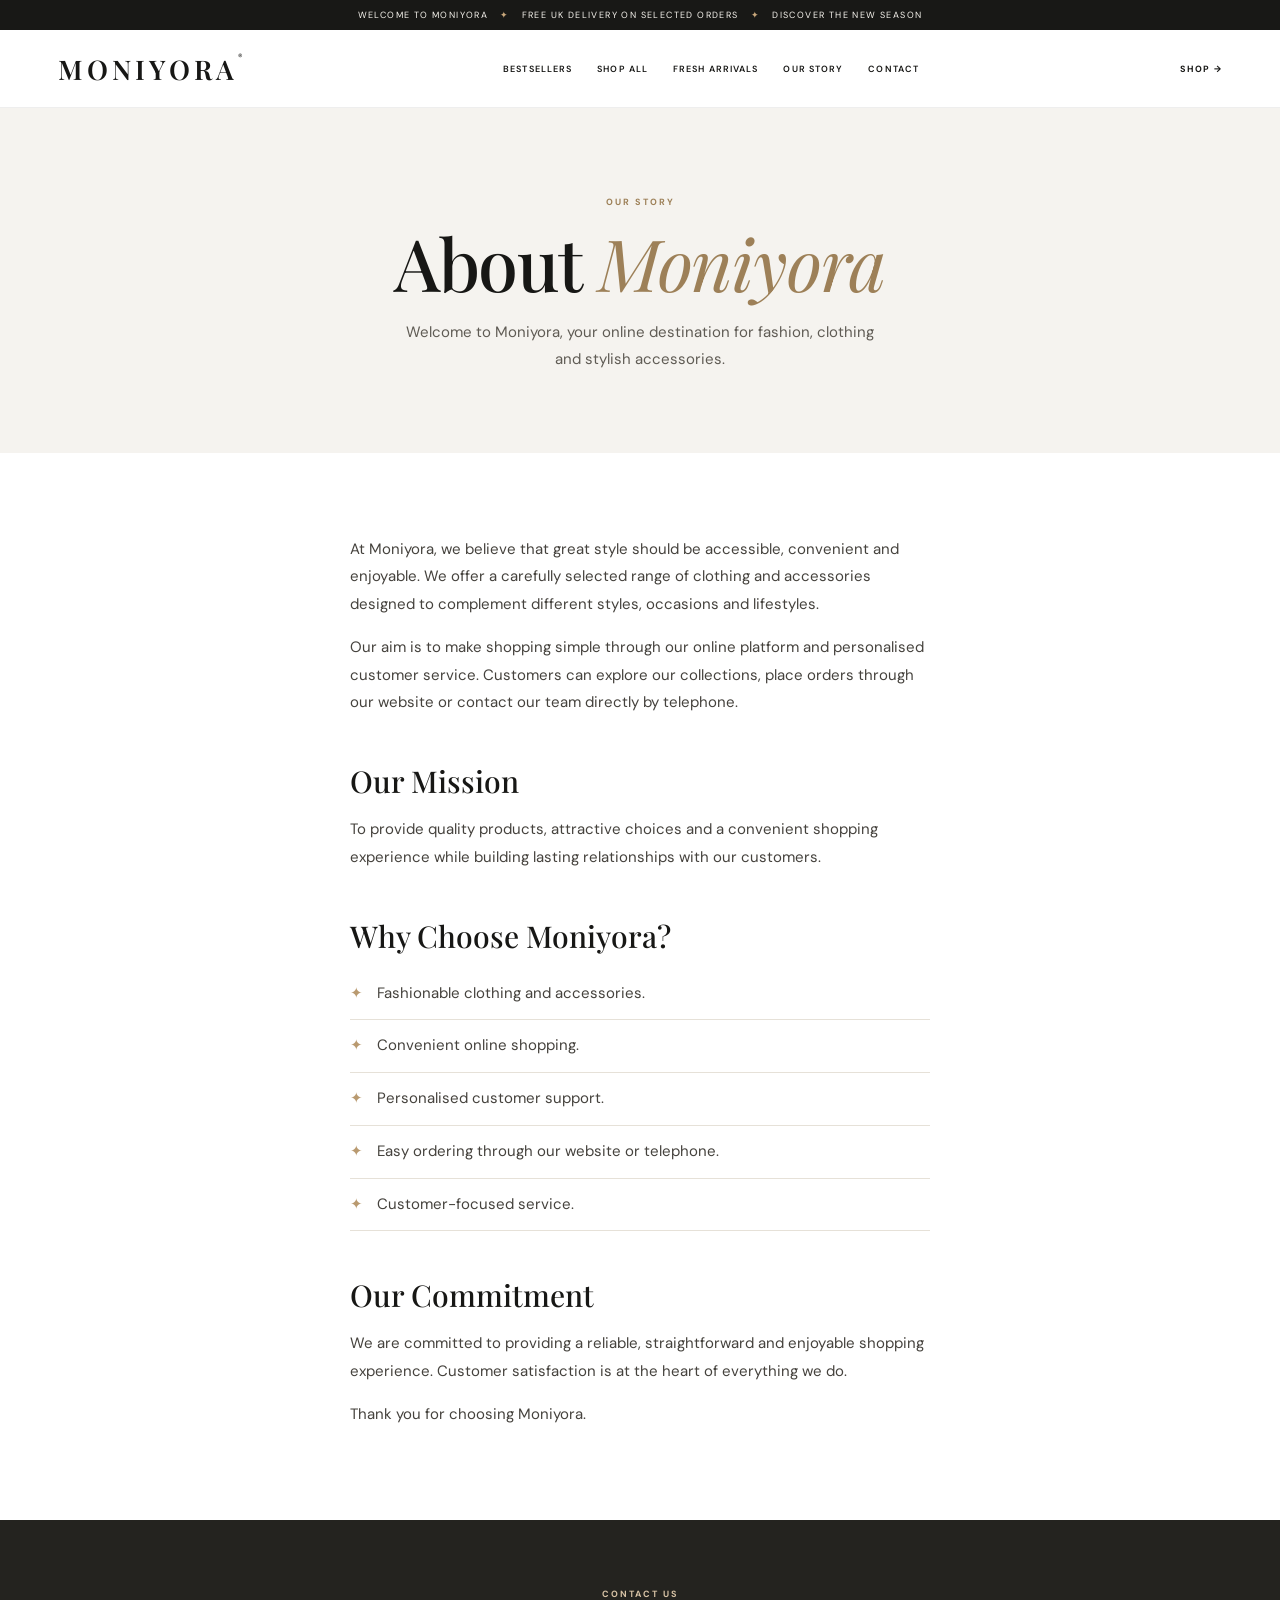
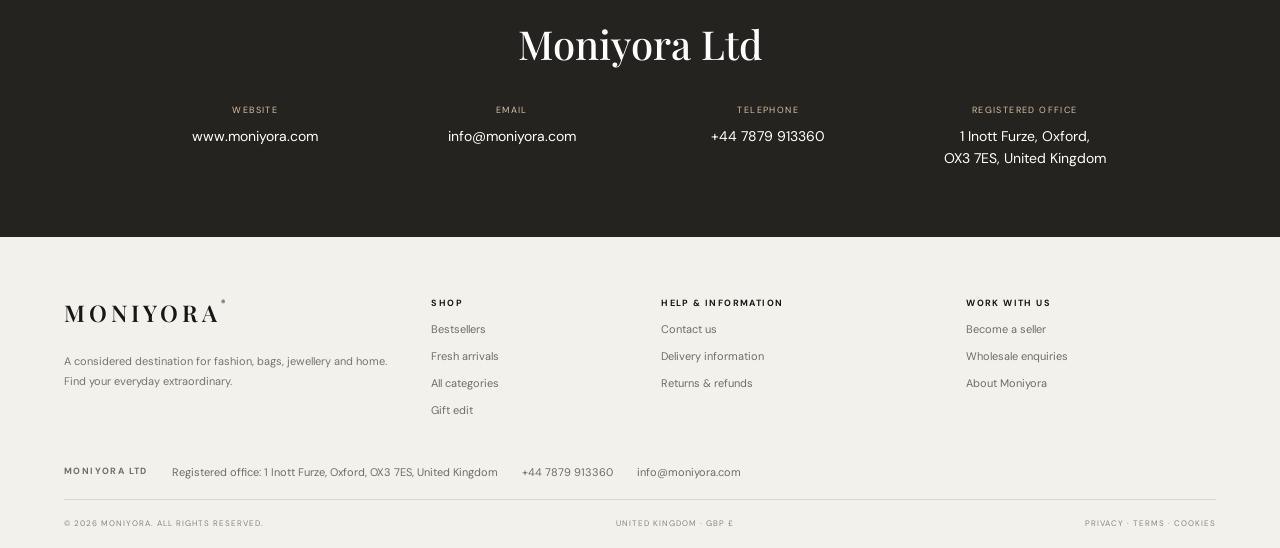
<file: about.html>
<!DOCTYPE html>
<html lang="en"><head><meta charset="UTF-8"><meta name="viewport" content="width=device-width,initial-scale=1"><meta name="description" content="About Moniyora — your online destination for fashion, clothing and stylish accessories."><title>About Us | MONIYORA</title><link rel="preconnect" href="https://fonts.googleapis.com"><link href="https://fonts.googleapis.com/css2?family=DM+Sans:wght@400;500;600;700&family=Playfair+Display:wght@400;500;600&display=swap" rel="stylesheet"><link rel="stylesheet" href="styles.css"></head>
<body>
<div class="topline">WELCOME TO MONIYORA <span>✦</span> FREE UK DELIVERY ON SELECTED ORDERS <span>✦</span> DISCOVER THE NEW SEASON</div>
<header class="header"><button class="icon-btn mobile-menu-btn" id="menuToggle" aria-label="Menu">☰</button><a class="logo" href="index.html">MONIYORA<span>®</span></a><nav class="main-nav"><a href="index.html#bestsellers">BESTSELLERS</a><a href="index.html#collections">SHOP ALL</a><a href="index.html#fresh">FRESH ARRIVALS</a><a href="about.html">OUR STORY</a><a href="#contact-us">CONTACT</a></nav><div class="head-tools"><a class="about-shop" href="index.html#products">SHOP →</a></div></header>
<div class="mobile-nav" id="mobileNav"><a href="index.html#bestsellers">Bestsellers</a><a href="index.html#collections">Shop all</a><a href="index.html#fresh">Fresh arrivals</a><a href="#contact-us">Contact</a></div>
<main>
<section class="about-hero"><p class="overline dark">OUR STORY</p><h1>About <i>Moniyora</i></h1><p>Welcome to Moniyora, your online destination for fashion, clothing and stylish accessories.</p></section>
<section class="about-body">
<p>At Moniyora, we believe that great style should be accessible, convenient and enjoyable. We offer a carefully selected range of clothing and accessories designed to complement different styles, occasions and lifestyles.</p>
<p>Our aim is to make shopping simple through our online platform and personalised customer service. Customers can explore our collections, place orders through our website or contact our team directly by telephone.</p>
<h2>Our Mission</h2>
<p>To provide quality products, attractive choices and a convenient shopping experience while building lasting relationships with our customers.</p>
<h2>Why Choose Moniyora?</h2>
<ul><li>Fashionable clothing and accessories.</li><li>Convenient online shopping.</li><li>Personalised customer support.</li><li>Easy ordering through our website or telephone.</li><li>Customer-focused service.</li></ul>
<h2>Our Commitment</h2>
<p>We are committed to providing a reliable, straightforward and enjoyable shopping experience. Customer satisfaction is at the heart of everything we do.</p>
<p>Thank you for choosing Moniyora.</p>
</section>
<section class="about-contact" id="contact-us"><p class="overline">CONTACT US</p><h2>Moniyora Ltd</h2><dl><div><dt>Website</dt><dd><a href="https://www.moniyora.com">www.moniyora.com</a></dd></div><div><dt>Email</dt><dd><a href="mailto:info@moniyora.com">info@moniyora.com</a></dd></div><div><dt>Telephone</dt><dd><a href="tel:+447879913360">+44 7879 913360</a></dd></div><div><dt>Registered Office</dt><dd>1 Inott Furze, Oxford,<br>OX3 7ES, United Kingdom</dd></div></dl></section>
</main>
<footer id="contact"><div class="footer-columns four"><div><a class="logo footer-logo" href="index.html">MONIYORA<span>®</span></a><p>A considered destination for fashion, bags, jewellery and home. Find your everyday extraordinary.</p></div><div><b>SHOP</b><a href="index.html#bestsellers">Bestsellers</a><a href="index.html#fresh">Fresh arrivals</a><a href="index.html#collections">All categories</a><a href="index.html#products">Gift edit</a></div><div><b>HELP & INFORMATION</b><a href="mailto:info@moniyora.com">Contact us</a><a href="index.html#policies">Delivery information</a><a href="index.html#policies">Returns & refunds</a></div><div><b>WORK WITH US</b><a href="index.html#partners">Become a seller</a><a href="index.html#partners">Wholesale enquiries</a><a href="about.html">About Moniyora</a></div></div><div class="footer-contact"><b>MONIYORA LTD</b><span>Registered office: 1 Inott Furze, Oxford, OX3 7ES, United Kingdom</span><a href="tel:+447879913360">+44 7879 913360</a><a href="mailto:info@moniyora.com">info@moniyora.com</a></div><div class="footer-bottom"><span>© 2026 MONIYORA. ALL RIGHTS RESERVED.</span><span>UNITED KINGDOM · GBP £</span><span>PRIVACY · TERMS · COOKIES</span></div></footer>
<script>document.getElementById("menuToggle").onclick=()=>document.getElementById("mobileNav").classList.toggle("open");document.getElementById("mobileNav").onclick=e=>e.currentTarget.classList.remove("open");</script>
</body></html>
</file>
<file: styles.css>
*{box-sizing:border-box}:root{--ink:#171715;--muted:#77746e;--cream:#f3f0ea;--gold:#b99a70;--line:#e6e1d8}html{scroll-behavior:smooth}body{margin:0;color:var(--ink);background:#fff;font:13px "DM Sans",sans-serif}a{color:inherit;text-decoration:none}button,input,select,textarea{font:inherit}button{cursor:pointer}.topline{height:30px;background:#181816;color:#f7f4ee;text-align:center;display:flex;align-items:center;justify-content:center;gap:12px;font-size:9px;letter-spacing:1.4px}.topline span{color:#c8a77b}.header{height:78px;padding:0 4.5%;display:flex;align-items:center;justify-content:space-between;background:#fff;position:sticky;top:0;z-index:30;border-bottom:1px solid #eee}.logo{font:600 27px "Playfair Display",serif;letter-spacing:4px;white-space:nowrap}.logo span{font:9px "DM Sans";vertical-align:top;letter-spacing:0}.main-nav{display:flex;align-items:center;gap:25px;height:100%}.main-nav>a,.nav-dropdown>a{font-size:9px;font-weight:600;letter-spacing:1.1px;white-space:nowrap}.main-nav a:hover{color:var(--gold)}.nav-dropdown{height:100%;display:flex;align-items:center;position:relative}.mega{display:none;position:absolute;top:100%;left:-150px;width:650px;background:white;padding:28px 32px;box-shadow:0 12px 28px #0002;grid-template-columns:repeat(4,1fr);gap:20px}.nav-dropdown:hover .mega{display:grid}.mega div{display:flex;flex-direction:column;gap:12px}.mega b,footer b{font-size:9px;letter-spacing:1.4px}.mega a{font-size:11px;color:#6e6a63}.head-tools{display:flex;gap:17px;align-items:center}.head-tools button,.icon-btn{border:0;background:none;font-size:20px;padding:2px}.head-tools small{font-size:10px}.mobile-menu-btn,.mobile-nav{display:none}.hero-slider{height:min(620px,58vw);min-height:440px;position:relative;background:#71695f;overflow:hidden}.slide{position:absolute;inset:0;opacity:0;transition:opacity .7s}.slide.active{opacity:1}.slide img{width:100%;height:100%;object-fit:cover;object-position:center 40%}.slide-overlay{position:absolute;inset:0;background:linear-gradient(90deg,rgba(0,0,0,.55),rgba(0,0,0,.03) 80%)}.slide-content{position:absolute;left:9%;top:50%;transform:translateY(-45%);color:white;max-width:510px}.overline{font-size:9px;letter-spacing:2px;font-weight:700;margin:0 0 17px;color:#d7c2a5}.overline.dark{color:#9d8058}.slide h1,.promo-content h2,.season-copy h2,.partner-banner h2{font:500 clamp(48px,6.2vw,82px)/1.03 "Playfair Display",serif;letter-spacing:-1.8px;margin:0 0 20px}.slide h1 i,.promo-content h2 i,.season-copy h2 i,.partner-banner h2 i{color:#d2b48d;font-weight:400}.slide-content>p:not(.overline){max-width:390px;line-height:1.8;color:#f3eee8;margin-bottom:28px}.cta{display:inline-flex;align-items:center;justify-content:center;gap:23px;background:#fff;color:#1c1b18;padding:15px 20px;border:1px solid #fff;font-size:9px;font-weight:700;letter-spacing:1.3px}.cta:hover{background:#d8c4a7;border-color:#d8c4a7}.slider-controls{position:absolute;right:5%;bottom:28px;display:flex;align-items:center;gap:17px;color:#fff;font-size:9px;letter-spacing:1.5px}.slider-controls button{border:1px solid #ffffff90;background:transparent;color:#fff;width:31px;height:31px;font-size:19px}.ticker{overflow:hidden;background:#22211e;color:#f7f3ec;padding:13px 0;white-space:nowrap}.ticker div{display:inline-block;min-width:200%;font-size:9px;letter-spacing:2px;animation:marquee 34s linear infinite}@keyframes marquee{to{transform:translateX(-50%)}}.category-wrap,.product-section{padding:72px 5% 78px}.section-title{display:flex;justify-content:space-between;align-items:end;margin-bottom:28px}.section-title .overline{margin-bottom:10px}.section-title h2,.social-section h2{font:500 clamp(32px,3.8vw,45px) "Playfair Display",serif;margin:0}.view-all,.dark-link{font-size:9px;font-weight:700;letter-spacing:1.3px;white-space:nowrap}.category-row{display:grid;grid-template-columns:repeat(4,1fr);gap:13px}.category-tile{height:340px;position:relative;overflow:hidden;background:#ddd}.category-tile:after{content:"";position:absolute;inset:45% 0 0;background:linear-gradient(transparent,#0009)}.category-tile img{width:100%;height:100%;object-fit:cover;transition:.5s}.category-tile:hover img{transform:scale(1.05)}.category-tile span,.category-tile b,.category-tile small{position:absolute;z-index:1;color:white;left:19px}.category-tile span{top:17px;font-size:9px;letter-spacing:1px}.category-tile b{bottom:51px;font:25px "Playfair Display",serif}.category-tile small{bottom:22px;font-size:8px;letter-spacing:1.4px}.product-section{padding-top:55px}.product-section.pale{background:#f5f3ef}.product-grid{display:grid;grid-template-columns:repeat(4,1fr);gap:22px 14px}.product-image{height:315px;position:relative;background:#eee9e1;overflow:hidden}.product-image img{width:100%;height:100%;object-fit:cover;transition:.45s}.product-card:hover img{transform:scale(1.04)}.tag{position:absolute;top:12px;left:12px;background:#fff;padding:7px 9px;font-size:8px;letter-spacing:1px}.quick-add{position:absolute;bottom:10px;left:10px;right:10px;background:#fff;border:0;padding:12px;font-size:9px;letter-spacing:1px;opacity:0;transition:.2s}.product-card:hover .quick-add{opacity:1}.product-meta{padding:13px 1px}.product-meta small{font-size:8px;letter-spacing:1.4px;color:#8a857c}.product-meta h3{font:17px "Playfair Display",serif;margin:6px 0}.price{font-size:12px}.wide-promo{height:470px;position:relative;overflow:hidden}.wide-promo>img{width:100%;height:100%;object-fit:cover;filter:brightness(.7)}.promo-content{position:absolute;left:10%;top:50%;transform:translateY(-50%);color:white}.promo-content h2{font-size:60px}.promo-content>p:not(.overline){line-height:1.8;max-width:360px;margin:0 0 24px}.light-cta{background:transparent;color:white}.filter-tabs{display:flex;gap:23px;border-bottom:1px solid var(--line);margin:-2px 0 25px;overflow:auto}.filter-tabs button{background:none;border:0;padding:0 0 13px;color:#817b72;font-size:9px;letter-spacing:1.2px;white-space:nowrap}.filter-tabs button.active{color:#171715;border-bottom:1px solid #171715}.seasonal{display:grid;grid-template-columns:1fr 1fr;background:#eeeae3}.season-image img{width:100%;height:100%;min-height:450px;object-fit:cover}.season-copy{padding:10%;display:flex;flex-direction:column;justify-content:center;align-items:flex-start}.season-copy h2{font-size:60px}.season-copy>p:not(.overline){line-height:1.9;color:var(--muted);max-width:390px;margin:0 0 25px}.dark-link{border-bottom:1px solid #a58b67;padding-bottom:7px}.social-section{text-align:center;padding:75px 5%}.social-section h2{margin-bottom:10px}.social-section>p:not(.overline){color:var(--muted);font-size:12px}.social-grid{display:grid;grid-template-columns:repeat(4,1fr);gap:10px;margin-top:28px}.social-grid img{width:100%;height:220px;object-fit:cover}.benefits{display:grid;grid-template-columns:repeat(4,1fr);padding:35px 6%;border-top:1px solid var(--line);border-bottom:1px solid var(--line);gap:20px}.benefits div{display:grid;grid-template-columns:34px 1fr;align-items:center}.benefits span{grid-row:span 2;color:var(--gold);font-size:23px}.benefits b{font:15px "Playfair Display",serif}.benefits small{font-size:10px;color:var(--muted);margin-top:4px}.partner-banner{text-align:center;padding:82px 20px;background:#24231f;color:white}.partner-banner h2{font-size:55px;margin-bottom:15px}.partner-banner>p:not(.overline){color:#d2ccc2;line-height:1.7;margin-bottom:25px}.partner-banner>div{display:flex;justify-content:center;gap:12px;flex-wrap:wrap}.outline{background:transparent;color:white}.outline:hover{color:#222}footer{background:#f3f1ec;padding:60px 5% 20px}.footer-columns{display:grid;grid-template-columns:1.35fr .8fr 1.1fr 1fr 1.45fr;gap:30px;padding-bottom:48px}.footer-columns>div{display:flex;flex-direction:column;gap:13px}.footer-logo{font-size:23px}.footer-columns p{color:var(--muted);font-size:11px;line-height:1.8}.footer-columns a:not(.logo){font-size:11px;color:#716c64}.footer-columns a:hover{color:var(--gold)}.newsletter form{display:flex;border-bottom:1px solid #aaa49b}.newsletter input{flex:1;min-width:0;padding:11px 0;border:0;background:none;outline:0;font-size:11px}.newsletter button{border:0;background:none;font-size:19px}.footer-bottom{border-top:1px solid #ddd8cf;padding-top:18px;display:flex;justify-content:space-between;gap:12px;color:#8b857c;font-size:8px;letter-spacing:1px}.overlay{position:fixed;inset:0;background:#0007;z-index:60;opacity:0;visibility:hidden;transition:.25s}.overlay.show{opacity:1;visibility:visible}.drawer{position:fixed;right:0;top:0;height:100%;width:min(430px,100%);background:#fff;z-index:70;padding:26px;display:flex;flex-direction:column;transform:translateX(100%);transition:.3s}.drawer.open{transform:none}.drawer-head{display:flex;justify-content:space-between;align-items:center;border-bottom:1px solid var(--line);padding-bottom:17px}.drawer-head h3{font:23px "Playfair Display";margin:0}.close{border:0;background:none;font-size:27px}.cart-items{flex:1;overflow:auto;padding:20px 0}.cart-row{display:grid;grid-template-columns:72px 1fr auto;gap:12px;margin-bottom:18px}.cart-row img{width:72px;height:85px;object-fit:cover}.cart-row h4{font:15px "Playfair Display";margin:4px 0}.qty{display:flex;align-items:center;gap:10px;margin-top:9px}.qty button,.remove{background:white;border:1px solid var(--line);width:24px;height:24px}.remove{border:0}.cart-bottom{border-top:1px solid var(--line);padding-top:17px}.subtotal{display:flex;justify-content:space-between;margin-bottom:12px}.cart-bottom>small{display:block;color:var(--muted);font-size:10px;margin:12px 0}.dark-cta{background:#22211e;color:white;border-color:#22211e}.full{width:100%}.notice{font-size:9px!important;color:#89837a!important;line-height:1.5}.modal{position:fixed;z-index:75;top:50%;left:50%;transform:translate(-50%,-45%);opacity:0;visibility:hidden;transition:.25s;width:min(440px,calc(100% - 28px));max-height:90vh;overflow:auto;background:white;padding:38px}.modal.wide{width:min(640px,calc(100% - 28px))}.modal.open{opacity:1;visibility:visible;transform:translate(-50%,-50%)}.modal-close{position:absolute;right:15px;top:12px}.modal h2{font:34px "Playfair Display";margin:0 0 17px}.form{display:grid;gap:14px;margin-top:20px}.form label{display:grid;gap:7px;font-size:10px}.form input,.form select,.form textarea{width:100%;padding:11px;border:1px solid #ddd7cd;background:white;outline:0;font-size:12px}.form input:focus,.form textarea:focus{border-color:var(--gold)}.two-col{grid-template-columns:1fr 1fr}.span-two{grid-column:span 2}.message{font-size:11px;color:#71694e;line-height:1.5}.search-panel{position:fixed;top:0;left:0;right:0;z-index:80;background:white;padding:22px 6%;display:flex;gap:20px;transform:translateY(-110%);transition:.25s;box-shadow:0 5px 20px #0002}.search-panel.open{transform:none}.search-panel input{flex:1;border:0;border-bottom:1px solid var(--line);padding:10px;font:19px "Playfair Display";outline:0}.search-panel button{border:0;background:none;font-size:24px}.toast{position:fixed;z-index:90;bottom:22px;left:50%;transform:translate(-50%,15px);opacity:0;background:#222;color:white;padding:13px 20px;font-size:11px;transition:.2s}.toast.show{opacity:1;transform:translate(-50%,0)}@media(max-width:1050px){.main-nav{gap:12px}.main-nav>a,.nav-dropdown>a{font-size:8px}.product-image{height:260px}.category-tile{height:285px}.footer-columns{grid-template-columns:repeat(3,1fr)}.newsletter{grid-column:span 2}}@media(max-width:720px){.topline{font-size:7px;letter-spacing:.7px}.header{height:66px;padding:0 4%}.mobile-menu-btn{display:block}.main-nav{display:none}.logo{font-size:21px;letter-spacing:2px}.head-tools{gap:10px}.mobile-nav{position:fixed;top:96px;left:0;right:0;z-index:29;background:#fff;padding:20px 7%;box-shadow:0 10px 20px #0002;display:none;grid-template-columns:1fr 1fr;gap:18px}.mobile-nav.open{display:grid}.mobile-nav a{font:17px "Playfair Display"}.hero-slider{height:570px;min-height:0}.slide img{object-position:58% center}.slide-content{left:7%;right:7%;top:53%}.slide h1{font-size:55px}.category-wrap,.product-section{padding:55px 5%}.section-title h2{font-size:32px}.category-row{grid-template-columns:repeat(2,1fr);gap:10px}.category-tile{height:255px}.category-tile b{font-size:21px;left:13px}.category-tile span,.category-tile small{left:13px}.product-grid{grid-template-columns:repeat(2,1fr);gap:18px 10px}.product-image{height:220px}.quick-add{opacity:1;left:6px;right:6px;bottom:6px;padding:10px}.product-meta h3{font-size:15px}.wide-promo{height:420px}.promo-content{left:7%;right:7%}.promo-content h2,.season-copy h2{font-size:48px}.seasonal{grid-template-columns:1fr}.season-image img{min-height:290px;height:290px}.season-copy{padding:55px 8%}.social-grid{grid-template-columns:repeat(2,1fr)}.social-grid img{height:180px}.benefits{grid-template-columns:1fr 1fr;padding:28px 6%;gap:22px}.partner-banner h2{font-size:43px}.footer-columns{grid-template-columns:1fr 1fr;gap:28px}.footer-columns>div:first-child,.newsletter{grid-column:span 2}.footer-bottom{flex-wrap:wrap;font-size:7px}.two-col{grid-template-columns:1fr}.span-two{grid-column:auto}.modal{padding:32px 23px}}
/* === Graceful motion layer (oxolondon-inspired) === */
.reveal{opacity:0;transform:translateY(26px);transition:opacity .8s cubic-bezier(.22,1,.36,1),transform .8s cubic-bezier(.22,1,.36,1)}
.reveal.in{opacity:1;transform:none}
.reveal-left{opacity:0;transform:translateX(-24px);transition:opacity .8s cubic-bezier(.22,1,.36,1),transform .8s cubic-bezier(.22,1,.36,1)}
.reveal-left.in{opacity:1;transform:none}
.reveal-scale{opacity:0;transform:scale(.96);transition:opacity .7s cubic-bezier(.22,1,.36,1),transform .7s cubic-bezier(.22,1,.36,1)}
.reveal-scale.in{opacity:1;transform:scale(1)}
.stagger>*{opacity:0;transform:translateY(18px);transition:opacity .6s cubic-bezier(.22,1,.36,1),transform .6s cubic-bezier(.22,1,.36,1)}
.stagger.in>*{opacity:1;transform:none}
.stagger.in>*:nth-child(1){transition-delay:.05s}
.stagger.in>*:nth-child(2){transition-delay:.12s}
.stagger.in>*:nth-child(3){transition-delay:.19s}
.stagger.in>*:nth-child(4){transition-delay:.26s}
.stagger.in>*:nth-child(5){transition-delay:.33s}
.stagger.in>*:nth-child(6){transition-delay:.4s}
.stagger.in>*:nth-child(7){transition-delay:.47s}
.stagger.in>*:nth-child(8){transition-delay:.54s}
.product-card,.category-tile{transition:transform .4s cubic-bezier(.22,1,.36,1),box-shadow .4s cubic-bezier(.22,1,.36,1)}
.product-card:hover{transform:translateY(-4px);box-shadow:0 18px 40px -24px rgba(0,0,0,.25)}
.category-tile:hover img{transform:scale(1.08)}
.cta{transition:background-color .25s cubic-bezier(.22,1,.36,1),border-color .25s cubic-bezier(.22,1,.36,1),transform .25s cubic-bezier(.22,1,.36,1),color .25s cubic-bezier(.22,1,.36,1)}
.cta:hover{transform:translateY(-1px)}
.section-title h2,.social-section h2{transition:letter-spacing .4s cubic-bezier(.22,1,.36,1)}
.benefits div{transition:transform .3s cubic-bezier(.22,1,.36,1)}
.benefits div:hover{transform:translateY(-3px)}
.social-grid img{transition:transform .5s cubic-bezier(.22,1,.36,1),filter .5s cubic-bezier(.22,1,.36,1)}
.social-grid img:hover{transform:scale(1.03);filter:brightness(1.05)}
.floating-actions{position:fixed;right:22px;bottom:24px;display:flex;flex-direction:column;gap:10px;z-index:85;opacity:0;transform:translateY(14px);pointer-events:none;transition:opacity .35s cubic-bezier(.22,1,.36,1),transform .35s cubic-bezier(.22,1,.36,1)}
.floating-actions.in{opacity:1;transform:none;pointer-events:auto}
.fab{width:46px;height:46px;border-radius:50%;border:1px solid var(--line);background:#fff;color:var(--ink);display:inline-flex;align-items:center;justify-content:center;font-size:18px;text-decoration:none;box-shadow:0 8px 24px -10px rgba(0,0,0,.25);transition:transform .25s cubic-bezier(.22,1,.36,1),background-color .25s cubic-bezier(.22,1,.36,1)}
.fab-primary{background:#22211e;color:#fff;border-color:#22211e}
.fab:hover{transform:translateY(-3px) scale(1.06)}
.hero-slider .slide{transition:opacity .9s cubic-bezier(.22,1,.36,1)}
.hero-slider .slide.active img{animation:heroKen 8s ease-out both}
@keyframes heroKen{from{transform:scale(1.06)}to{transform:scale(1)}}
.ticker div{will-change:transform}
.slide-content{animation:heroRise .9s cubic-bezier(.22,1,.36,1) both}
@keyframes heroRise{from{opacity:0;transform:translateY(-38%)}to{opacity:1;transform:translateY(-45%)}}
.quick-add{transition:opacity .25s cubic-bezier(.22,1,.36,1),transform .25s cubic-bezier(.22,1,.36,1)}
.product-card:hover .quick-add{transform:translateY(-2px)}
.drawer{transition:transform .35s cubic-bezier(.22,1,.36,1)}
.modal{transition:opacity .3s cubic-bezier(.22,1,.36,1),transform .3s cubic-bezier(.22,1,.36,1)}
.search-panel{transition:transform .3s cubic-bezier(.22,1,.36,1)}
.toast{transition:opacity .25s cubic-bezier(.22,1,.36,1),transform .25s cubic-bezier(.22,1,.36,1)}
@media(prefers-reduced-motion:reduce){.reveal,.reveal-left,.reveal-scale,.stagger>*{opacity:1!important;transform:none!important;transition:none!important}.hero-slider .slide.active img{animation:none}.slide-content{animation:none}}

.product-image.photo{background:#fff}.product-image.photo img{object-fit:contain;padding:10px;box-sizing:border-box}
.product-image.no-image::after{content:"Image coming soon";position:absolute;inset:0;display:flex;align-items:center;justify-content:center;font-size:11px;letter-spacing:1.5px;text-transform:uppercase;color:var(--muted)}

/* === About page + footer contact === */
.footer-contact{display:flex;flex-wrap:wrap;gap:8px 24px;padding-bottom:20px;font-size:11px;color:#716c64}.footer-contact a:hover{color:var(--gold)}
.footer-columns.four{grid-template-columns:1.35fr .8fr 1.1fr 1fr}
.about-shop{font-size:9px;font-weight:700;letter-spacing:1.3px;white-space:nowrap}
.about-hero{background:#f5f3ef;text-align:center;padding:88px 7% 80px}.about-hero h1{font:500 clamp(42px,6vw,72px)/1.05 "Playfair Display",serif;letter-spacing:-1.2px;margin:0 0 18px}.about-hero h1 i{color:#9d8058;font-weight:400}.about-hero>p:not(.overline){max-width:480px;margin:0 auto;font-size:15px;line-height:1.8;color:#5f5b54}
.about-body{max-width:760px;margin:0 auto;padding:68px 7% 76px;font-size:15px;line-height:1.85;color:#45423d}.about-body h2{font:500 30px "Playfair Display",serif;color:var(--ink);margin:44px 0 12px}.about-body ul{list-style:none;padding:0;margin:0}.about-body li{padding:12px 0;border-bottom:1px solid var(--line)}.about-body li:before{content:"\2726";color:var(--gold);margin-right:14px}
.about-contact{background:#24231f;color:#fff;text-align:center;padding:68px 7%;scroll-margin-top:78px}.about-contact h2{font:500 40px "Playfair Display",serif;margin:0 0 34px}.about-contact dl{display:grid;grid-template-columns:repeat(4,1fr);gap:26px;max-width:1000px;margin:0 auto}.about-contact dt{font-size:9px;letter-spacing:1.4px;text-transform:uppercase;color:#d7c2a5;margin-bottom:9px}.about-contact dd{margin:0;font-size:14px;line-height:1.6}.about-contact a:hover{color:#d7c2a5}
@media(max-width:720px){.about-hero{padding:60px 7%}.about-body{padding:48px 7% 56px}.about-contact dl{grid-template-columns:1fr}.footer-columns.four{grid-template-columns:1fr 1fr}.footer-contact{flex-direction:column}}
</file>
